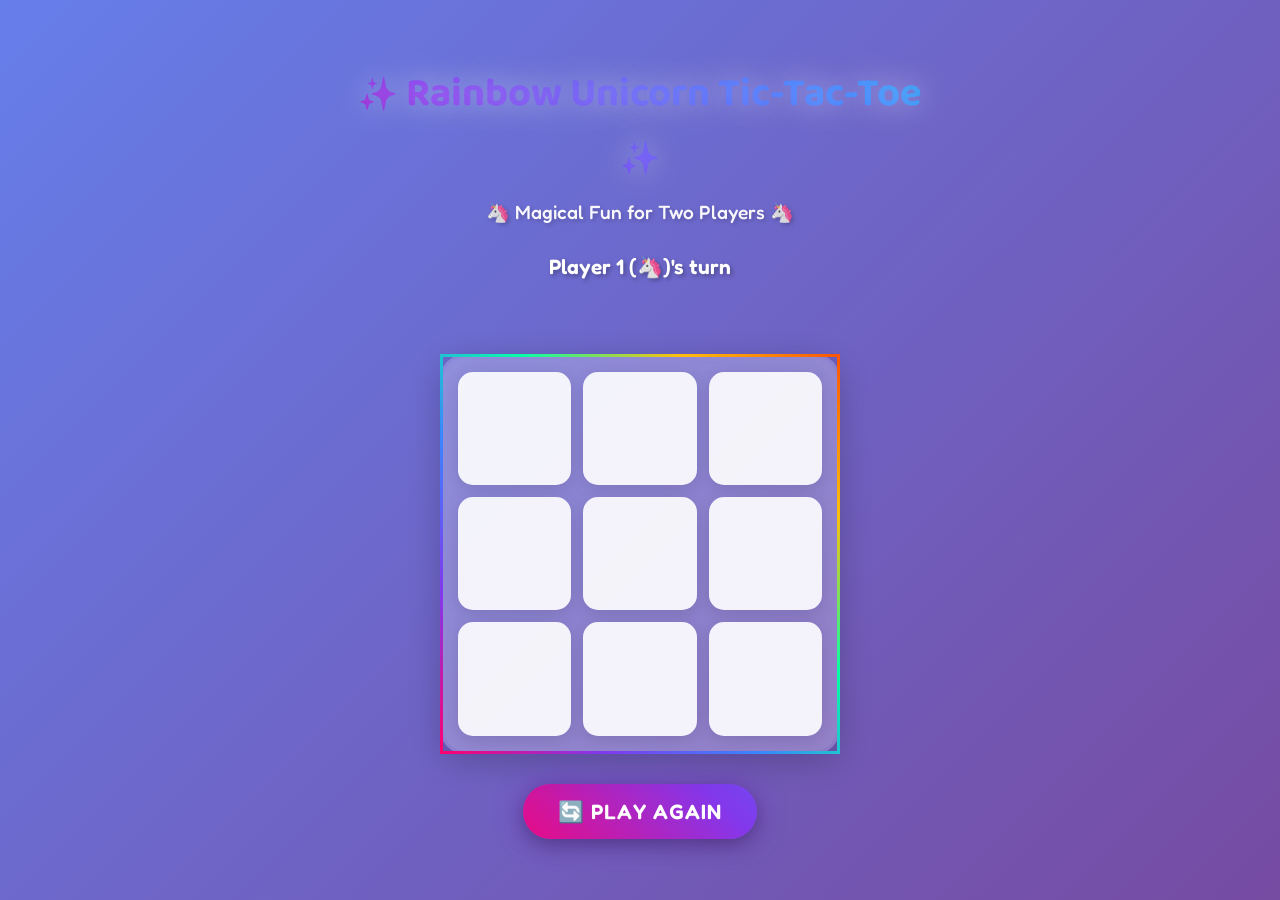
<file: index.html>
<!DOCTYPE html>
<html lang="en">
<head>
    <meta charset="UTF-8">
    <meta name="viewport" content="width=device-width, initial-scale=1.0">
    <title>🌈🦄 Rainbow Unicorn Tic-Tac-Toe 🦄🌈</title>
    <link rel="preconnect" href="https://fonts.googleapis.com">
    <link rel="preconnect" href="https://fonts.gstatic.com" crossorigin>
    <link href="https://fonts.googleapis.com/css2?family=Fredoka:wght@400;500;600&family=Baloo+2:wght@400;600;700&display=swap" rel="stylesheet">

    <!-- CHANGE THIS LINE -->
    <link rel="stylesheet" href="static/styles.css">
</head>
<body>
    <div class="container">
        <header>
            <h1 class="title">
                <span class="sparkle">✨</span>
                Rainbow Unicorn Tic-Tac-Toe
                <span class="sparkle">✨</span>
            </h1>
            <p class="subtitle">🦄 Magical Fun for Two Players 🦄</p>
        </header>

        <div class="game-info">
            <div class="player-indicator">
                <span id="current-player-display">Player 1 (🦄) goes first!</span>
            </div>
            <div id="game-status" class="status-message"></div>
        </div>

        <div class="board-container">
            <div id="game-board" class="board">
                <div class="cell" data-index="0"></div>
                <div class="cell" data-index="1"></div>
                <div class="cell" data-index="2"></div>
                <div class="cell" data-index="3"></div>
                <div class="cell" data-index="4"></div>
                <div class="cell" data-index="5"></div>
                <div class="cell" data-index="6"></div>
                <div class="cell" data-index="7"></div>
                <div class="cell" data-index="8"></div>
            </div>
        </div>

        <div class="controls">
            <button id="reset-btn" class="reset-button">🔄 Play Again</button>
        </div>
    </div>

    <!-- CHANGE THIS LINE -->
    <script src="static/app.js" defer></script>
</body>
</html>
</file>
<file: static/styles.css>
* {
    margin: 0;
    padding: 0;
    box-sizing: border-box;
}

body {
    font-family: 'Fredoka', 'Baloo 2', sans-serif;
    background: linear-gradient(135deg, #667eea 0%, #764ba2 25%, #f093fb 50%, #4facfe 75%, #00f2fe 100%);
    background-size: 400% 400%;
    animation: gradientShift 15s ease infinite;
    min-height: 100vh;
    display: flex;
    justify-content: center;
    align-items: center;
    padding: 20px;
    overflow-x: hidden;
}

@keyframes gradientShift {
    0% { background-position: 0% 50%; }
    50% { background-position: 100% 50%; }
    100% { background-position: 0% 50%; }
}

.container {
    text-align: center;
    max-width: 600px;
    width: 100%;
    animation: fadeIn 0.8s ease-in;
}

@keyframes fadeIn {
    from { opacity: 0; transform: translateY(-20px); }
    to { opacity: 1; transform: translateY(0); }
}

header {
    margin-bottom: 30px;
}

.title {
    font-family: 'Baloo 2', sans-serif;
    font-size: 2.5rem;
    font-weight: 700;
    background: linear-gradient(45deg, #ff006e, #8338ec, #3a86ff, #06ffa5, #ffbe0b, #fb5607);
    background-size: 300% 300%;
    -webkit-background-clip: text;
    -webkit-text-fill-color: transparent;
    background-clip: text;
    animation: rainbowText 3s ease infinite;
    text-shadow: 0 0 30px rgba(255, 255, 255, 0.5);
    margin-bottom: 10px;
}

@keyframes rainbowText {
    0%, 100% { background-position: 0% 50%; }
    50% { background-position: 100% 50%; }
}

.sparkle {
    display: inline-block;
    animation: sparkle 2s ease-in-out infinite;
    font-size: 2rem;
}

@keyframes sparkle {
    0%, 100% { transform: scale(1) rotate(0deg); opacity: 1; }
    50% { transform: scale(1.3) rotate(180deg); opacity: 0.8; }
}

.subtitle {
    font-size: 1.2rem;
    color: rgba(255, 255, 255, 0.95);
    text-shadow: 2px 2px 4px rgba(0, 0, 0, 0.2);
    font-weight: 500;
}

.game-info {
    margin-bottom: 25px;
}

.player-indicator {
    font-size: 1.3rem;
    color: white;
    text-shadow: 2px 2px 4px rgba(0, 0, 0, 0.3);
    font-weight: 600;
    margin-bottom: 10px;
}

.status-message {
    font-size: 1.5rem;
    font-weight: 700;
    min-height: 40px;
    color: white;
    text-shadow: 2px 2px 6px rgba(0, 0, 0, 0.4);
    animation: pulse 2s ease-in-out infinite;
}

@keyframes pulse {
    0%, 100% { transform: scale(1); }
    50% { transform: scale(1.05); }
}

.status-message.victory {
    background: linear-gradient(45deg, #ff006e, #8338ec, #3a86ff);
    -webkit-background-clip: text;
    -webkit-text-fill-color: transparent;
    background-clip: text;
    font-size: 2rem;
    animation: victoryGlow 1.5s ease-in-out infinite;
}

@keyframes victoryGlow {
    0%, 100% { filter: drop-shadow(0 0 10px rgba(255, 255, 255, 0.8)); }
    50% { filter: drop-shadow(0 0 20px rgba(255, 255, 255, 1)); }
}

.status-message.draw {
    color: #ffd700;
    text-shadow: 0 0 20px rgba(255, 215, 0, 0.8);
}

.board-container {
    display: flex;
    justify-content: center;
    margin-bottom: 30px;
}

.board {
    display: grid;
    grid-template-columns: repeat(3, 1fr);
    grid-template-rows: repeat(3, 1fr);
    gap: 12px;
    background: rgba(255, 255, 255, 0.2);
    padding: 15px;
    border-radius: 25px;
    box-shadow: 0 8px 32px rgba(0, 0, 0, 0.2),
                inset 0 0 50px rgba(255, 255, 255, 0.1);
    backdrop-filter: blur(10px);
    border: 3px solid;
    border-image: linear-gradient(45deg, #ff006e, #8338ec, #3a86ff, #06ffa5, #ffbe0b, #fb5607) 1;
    max-width: 400px;
    width: 100%;
    aspect-ratio: 1;
}

.cell {
    background: rgba(255, 255, 255, 0.9);
    border-radius: 15px;
    display: flex;
    justify-content: center;
    align-items: center;
    font-size: 4rem;
    cursor: pointer;
    transition: all 0.3s ease;
    box-shadow: 0 4px 15px rgba(0, 0, 0, 0.1);
    position: relative;
    overflow: hidden;
}

.cell::before {
    content: '';
    position: absolute;
    top: 50%;
    left: 50%;
    width: 0;
    height: 0;
    border-radius: 50%;
    background: radial-gradient(circle, rgba(255, 255, 255, 0.6) 0%, transparent 70%);
    transform: translate(-50%, -50%);
    transition: width 0.6s ease, height 0.6s ease;
}

.cell:hover:not(.filled):not(.disabled) {
    transform: scale(1.05);
    box-shadow: 0 6px 25px rgba(255, 255, 255, 0.5),
                0 0 30px rgba(138, 43, 226, 0.4);
    background: rgba(255, 255, 255, 1);
}

.cell:hover:not(.filled):not(.disabled)::before {
    width: 200%;
    height: 200%;
}

.cell.filled {
    cursor: not-allowed;
    animation: cellPop 0.3s ease;
}

@keyframes cellPop {
    0% { transform: scale(0.8); }
    50% { transform: scale(1.1); }
    100% { transform: scale(1); }
}

.cell.disabled {
    cursor: not-allowed;
    opacity: 0.7;
}

.cell.player-x {
    background: linear-gradient(135deg, #ff006e, #8338ec);
    color: white;
    text-shadow: 2px 2px 4px rgba(0, 0, 0, 0.3);
}

.cell.player-o {
    background: linear-gradient(135deg, #3a86ff, #06ffa5);
    color: white;
    text-shadow: 2px 2px 4px rgba(0, 0, 0, 0.3);
}

.controls {
    margin-top: 20px;
}

.reset-button {
    font-family: 'Fredoka', sans-serif;
    font-size: 1.3rem;
    font-weight: 600;
    padding: 15px 35px;
    background: linear-gradient(45deg, #ff006e, #8338ec, #3a86ff);
    background-size: 200% 200%;
    color: white;
    border: none;
    border-radius: 50px;
    cursor: pointer;
    box-shadow: 0 6px 20px rgba(0, 0, 0, 0.3),
                0 0 30px rgba(138, 43, 226, 0.4);
    transition: all 0.3s ease;
    animation: buttonGlow 3s ease infinite;
    text-transform: uppercase;
    letter-spacing: 1px;
}

@keyframes buttonGlow {
    0%, 100% { 
        box-shadow: 0 6px 20px rgba(0, 0, 0, 0.3),
                    0 0 30px rgba(138, 43, 226, 0.4);
    }
    50% { 
        box-shadow: 0 6px 25px rgba(0, 0, 0, 0.4),
                    0 0 40px rgba(138, 43, 226, 0.6);
    }
}

.reset-button:hover {
    transform: translateY(-3px) scale(1.05);
    background-position: 100% 50%;
    box-shadow: 0 8px 30px rgba(0, 0, 0, 0.4),
                0 0 50px rgba(138, 43, 226, 0.6);
}

.reset-button:active {
    transform: translateY(-1px) scale(1.02);
}

/* Responsive Design */
@media (max-width: 768px) {
    .title {
        font-size: 1.8rem;
    }
    
    .subtitle {
        font-size: 1rem;
    }
    
    .board {
        max-width: 350px;
        padding: 12px;
        gap: 10px;
    }
    
    .cell {
        font-size: 3rem;
    }
    
    .player-indicator {
        font-size: 1.1rem;
    }
    
    .status-message {
        font-size: 1.2rem;
    }
    
    .status-message.victory {
        font-size: 1.5rem;
    }
    
    .reset-button {
        font-size: 1.1rem;
        padding: 12px 28px;
    }
}

@media (max-width: 480px) {
    .title {
        font-size: 1.5rem;
    }
    
    .board {
        max-width: 300px;
        padding: 10px;
        gap: 8px;
    }
    
    .cell {
        font-size: 2.5rem;
        border-radius: 12px;
    }
}
</file>
